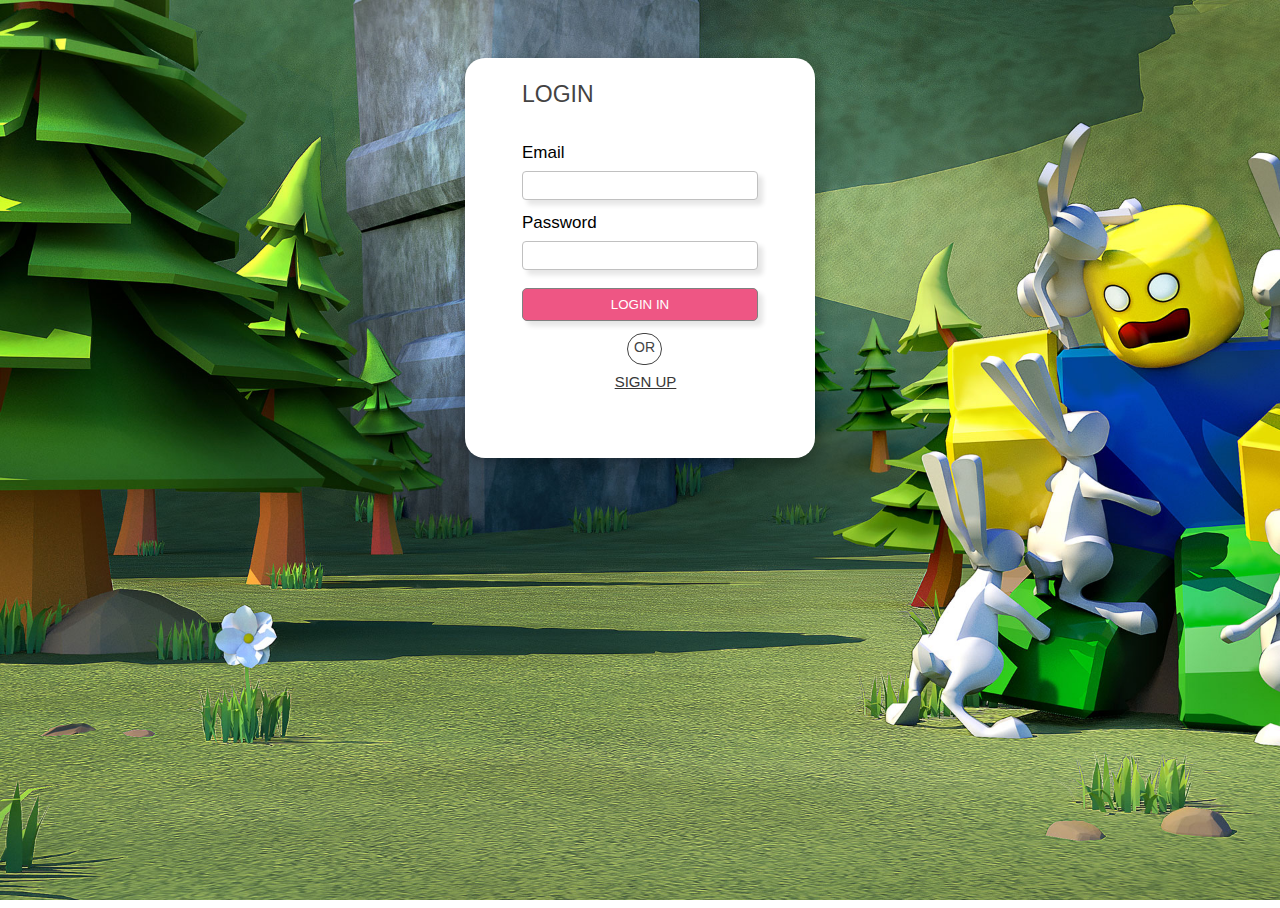
<file: index.html>
<!DOCTYPE html>
<html>
<head>
	<title>Login</title>
	<link rel="stylesheet" href="index.css">
	<link rel="shortcut icon" href="index_pngs/icon.png">
</head>
<body>
	<div class="fullscreen">
		<div class="login_box">
			<p class="login_text">LOGIN</p>

			<div class="input_div">
				<p>Email</p>
				<input class="input_box" id="user">
			</div>

			<div class="input_div">
				<p>Password</p>
				<input type="password" class="input_box" id="pasw">
			</div>


			<button class="login_button" id="login_submit">
				LOGIN IN
			</button>

			<div class="or_div">
				<p class="or_text">OR</p>	
			</div>
			
			<div class="sign_up_div">
				<a class="sign_up_text" id="link">SIGN UP</a>
			</div>

			<div class="pop_up" id="pop_up">

			</div>
		</div>
	</div>

	<script src="index.js"></script>
</body>
</html>
</file>
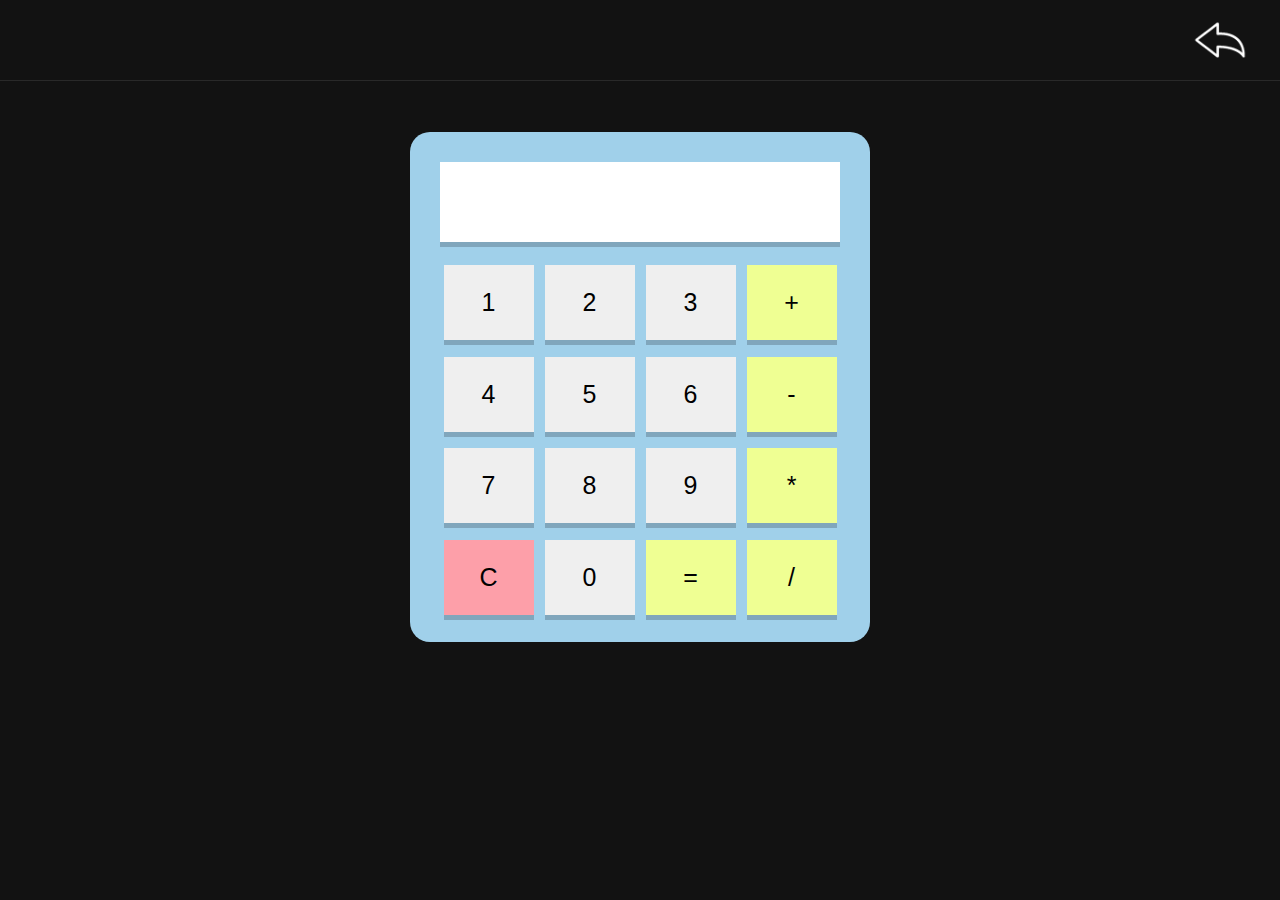
<file: main_page/calculator.html>
<!DOCTYPE html>
<html>
<head>
	<title>Rock Paper Scissors</title>
	<link rel="stylesheet" type="text/css" href="css/calculator.css">
	<link rel="shortcut icon" href="main_pngs/icon.png">
</head>
<body>
	<div class="up_bar">
		<div>
		</div>

		<div>
		</div>

		<div class="return_button">
			<img src="game_pngs/return.png" class="return_button_image" id="return">
		</div>				
	</div>

	<div class="fullscreen">
		<div class="cal_box">
			<div class="screen_box">
				<p class="answer_text" id="answer"></p>
			</div>

			<div class="buttons_box">
				<div class="line_one">
					<button class="input_button" id="one">1</button>
					<button class="input_button" id="two">2</button>
					<button class="input_button" id="three">3</button>
					<button class="input_button" id="plus">+</button>
				</div>
					
				<div class="line_two">
					<button class="input_button" id="four">4</button>
					<button class="input_button" id="five">5</button>
					<button class="input_button" id="six">6</button>
					<button class="input_button" id="minus">-</button>
				</div>

				<div class="line_three">
					<button class="input_button" id="seven">7</button>
					<button class="input_button" id="eight">8</button>
					<button class="input_button" id="nine">9</button>
					<button class="input_button" id="multiple">*</button>
				</div>
					
				<div class="line_four">
					<button class="input_button" id="clear">C</button>
					<button class="input_button" id="zero">0</button>
					<button class="input_button" id="equals">=</button>
					<button class="input_button" id="divide">/</button>
				</div>

			</div>
		</div>
	</div>
	
	<script src="js/calculator.js"></script>
</body>
</html>
</file>
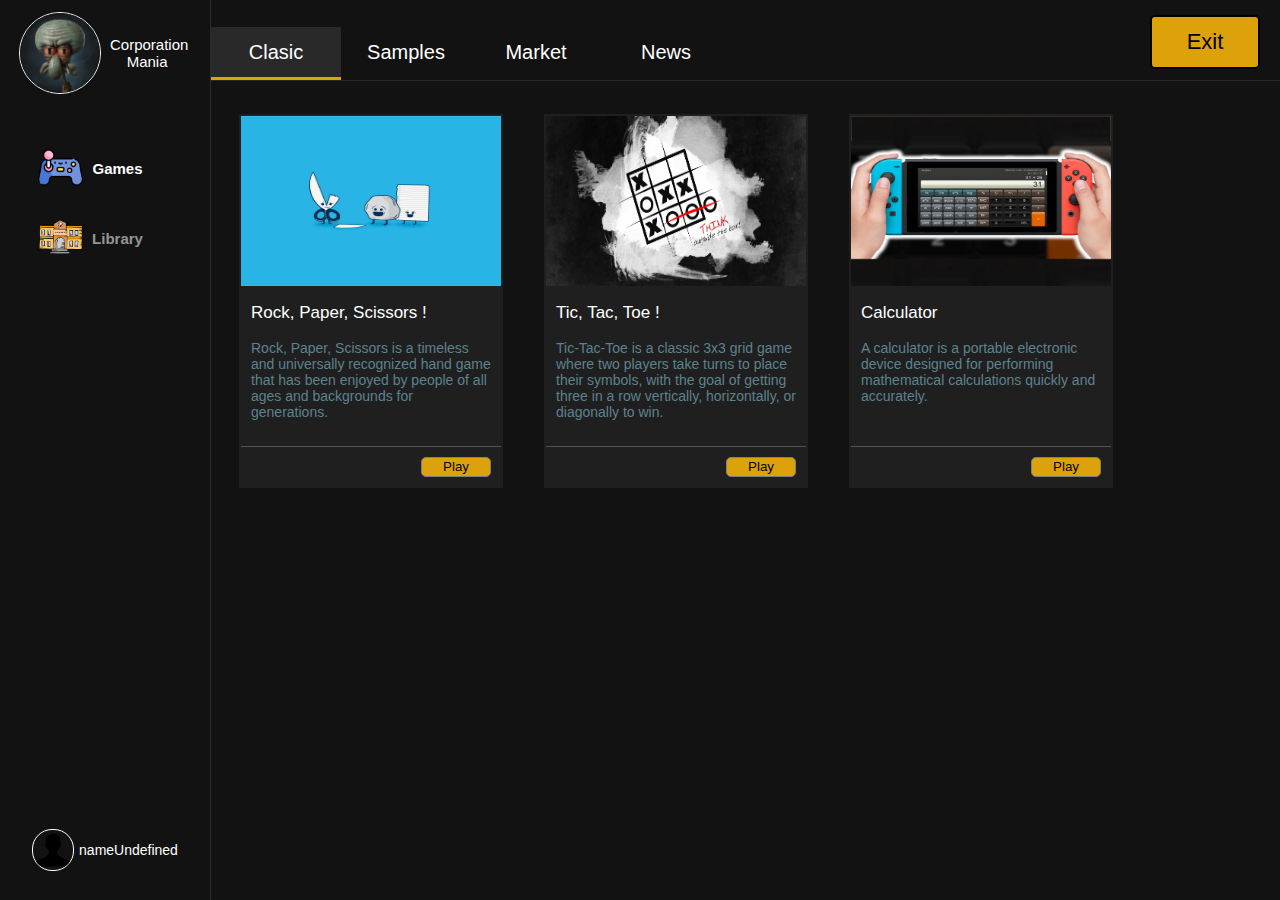
<file: main_page/main_clasic.html>
<!DOCTYPE html>
<html>
<head>
	<title>Main Page</title>
	<link rel="stylesheet" href="css/main.css">
	<link rel="shortcut icon" href="main_pngs/icon.png">
</head>
<body>
	<div class="fullscreen">

		<div class="side_bar">
			<div class="icon_div">
				<img src="main_pngs/squidward.webp" class="squidward_img">
				<a href="https://github.com/WeMania" class="main_text">Corporation &nbsp;&nbsp;&nbsp;&nbsp;Mania</a>
			</div>

			<div class="pages_div">
				<div class="games">
					<img src="main_pngs/game_icon.png" class="game_img">
					<h2 class="games_text">Games</h2>
				</div>
				
				<div class="library">
					<img src="main_pngs/library.png" class="game_img">
					<h2 class="library_text">Library</h2>
					<div class="library_hover_text">Coming Soon</div>
				</div>
			</div>

			<div class="account_div">
				<div class="account_box">
					<img src="main_pngs/account.png" class="account_icon">
					<p class="account_name" id="account_name">			 	
					</p>
				</div>
			</div>
		</div>

		<div class="up_bar">
			<div class="up_bar_button_div">
				<div class="up_bar_button" id="classic_button">
					<p class="clasic_text">Clasic</p>
				</div>
				<div class="up_bar_button" id="sample_button">
					<p class="samples_text">Samples</p>
				</div>
				<div class="up_bar_button" id="market_button">
					<p class="marketplace_text">Market</p>
				</div>
				<div class="up_bar_button" id="news_button">
					<p class="news_text">News</p>
				</div>	
			</div>
			

			<div>
				
			</div>
			
			<div class="exit" id="exit">
				<p>Exit</p>
			</div>
		</div>

	<div class="content">
		<div class="tab">
			<div class="tab_image_div">
				<img src="main_pngs/rps.jpg" class="tab_image">
			</div>
			<div class="tab_text_div">
				<div class="tab_text">
					<p style="font-size: 17px; 
					color: white;
					">Rock, Paper, Scissors !</p>
					<p>Rock, Paper, Scissors is a timeless and universally recognized hand game that has been enjoyed by people of all ages and backgrounds for generations.</p>
				</div>
				<div class="tab_subtitles">
					<button class="play_button" id="rps_play">Play</button>
				</div>
			</div>
		</div>

		<div class="tab">
			<div class="tab_image_div">
				<img src="main_pngs/ttt.jpg" class="tab_image">
			</div>
			<div class="tab_text_div">
				<div class="tab_text">
					<p style="font-size: 17px; 
					color: white;
					">Tic, Tac, Toe !</p>
					<p>Tic-Tac-Toe is a classic 3x3 grid game where two players take turns to place their symbols, with the goal of getting three in a row vertically, horizontally, or diagonally to win.</p>
				</div>
				<div class="tab_subtitles">
					<button class="play_button" id="ttt_play">Play</button>
				</div>
			</div>
		</div>

		<div class="tab">
			<div class="tab_image_div">
				<img src="main_pngs/calculator.jpg" class="tab_image">
			</div>
			<div class="tab_text_div">
				<div class="tab_text">
					<p style="font-size: 17px; 
					color: white;
					">Calculator</p>
					<p>A calculator is a portable electronic device designed for performing mathematical calculations quickly and accurately.</p>
				</div>
				<div class="tab_subtitles">
					<button class="play_button" id="calc_play">Play</button>
				</div>
			</div>
		</div>

		<div>
			<div>
				
			</div>
			<div>
				
			</div>
		</div>

	</div>
		<!-- <a href="/Rock_Paper_Scissors/Rock_Paper_Scissors_git.html">
			<button class="Rock_Paper_Scissors">
				Rock-Paper-Scissors
			</button>
		</a>

		<a  href="/Tic_Tac_Toe/Tic_Tac_Toe_git.html" >
			<button class="Tic_Tac_Toe">
				Tic-Tac-Toe
			</button> -->
		</a>

		<script src="js/main.js"></script>
	</div>
</body>
</html>
</file>
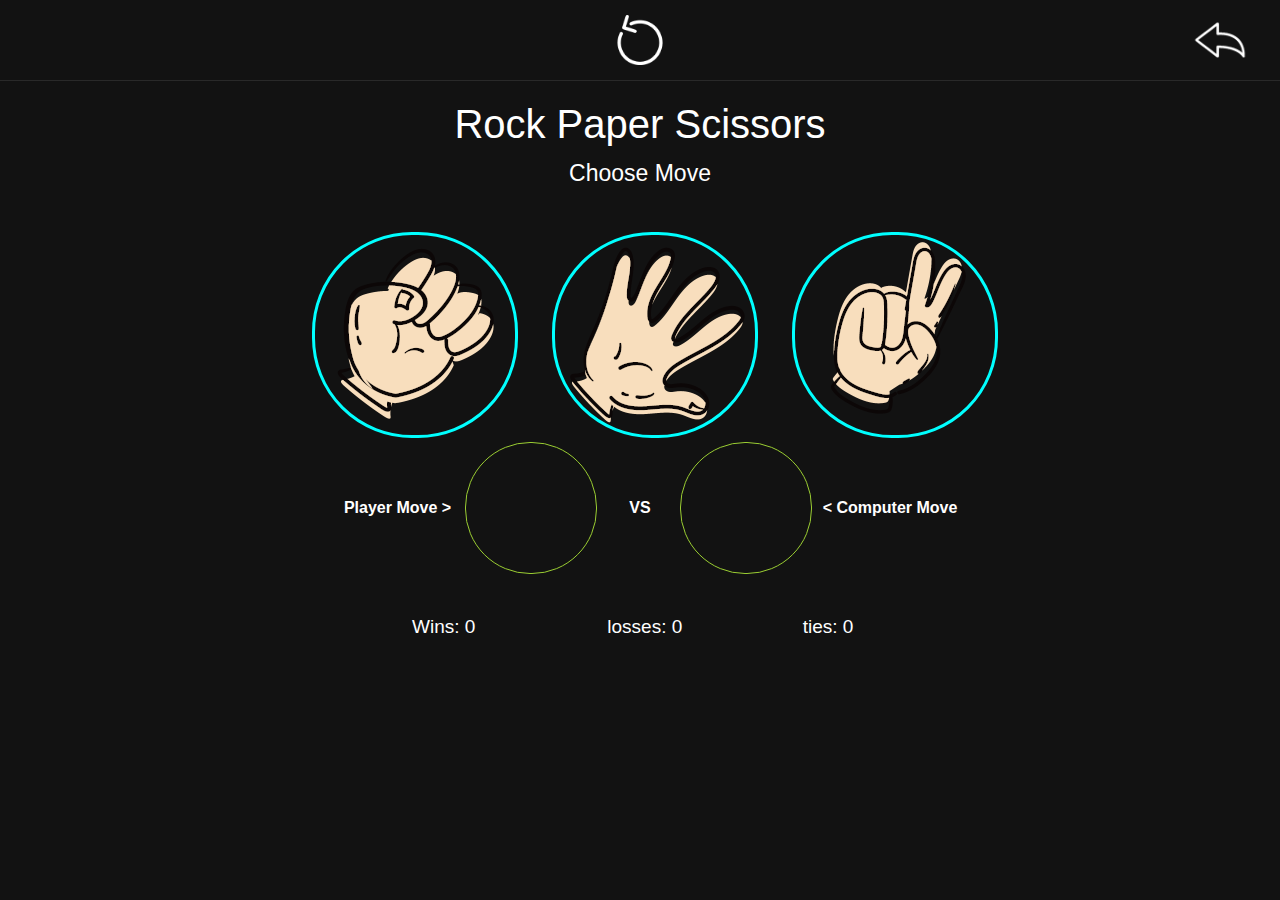
<file: main_page/rock_paper_scissors.html>
<!DOCTYPE html>
<html>
<head>
	<title>Rock Paper Scissors</title>
	<link rel="stylesheet" type="text/css" href="css/rock_paper_scissors.css">
	<link rel="shortcut icon" href="main_pngs/icon.png">
</head>
<body>
	<div class="up_bar">
		<div>
		</div>

		<div class="reset_button">
			<img src="game_pngs/reset.png" class="reset_button_image" id="reset">
		</div>

		<div class="return_button">
			<img src="game_pngs/return.png" class="return_button_image" id="return">
		</div>				
	</div>

	<div class="fullscreen">
		<div class="game_box">
			<div class="game_text">
				<p class="rps_text">Rock Paper Scissors</p>
				<p class="choose_move_text">Choose Move</p>
			</div>

			<div class="images">
				<img src="game_pngs/rock.png" class="rps_images" id="rock">	
				<img src="game_pngs/paper.png" class="rps_images" id="paper">
				<img src="game_pngs/scissors.png" class="rps_images" id="scissors">
			</div>

			<div class="made_moves">
				<p class="player_move_text">Player Move > </p>

				<div class="player_move" id="player_move"></div>

				<p class="vs">VS</p>

				<div class="computer_move" id="computer_move"></div>

				<p class="computer_move_text">< Computer Move</p>
			</div>

			<div class="stats">
				<div class="wins">
					<p id="wins">Wins: 0</p>
				</div>

				<div class="losses">
					<p id="losses">losses: 0</p>
				</div>

				<div class="ties">
					<p id="ties">ties: 0</p>
				</div>
			</div>
		</div>
	</div>
	
	<script src="js/rock_paper_scissors.js"></script>
</body>
</html>
</file>
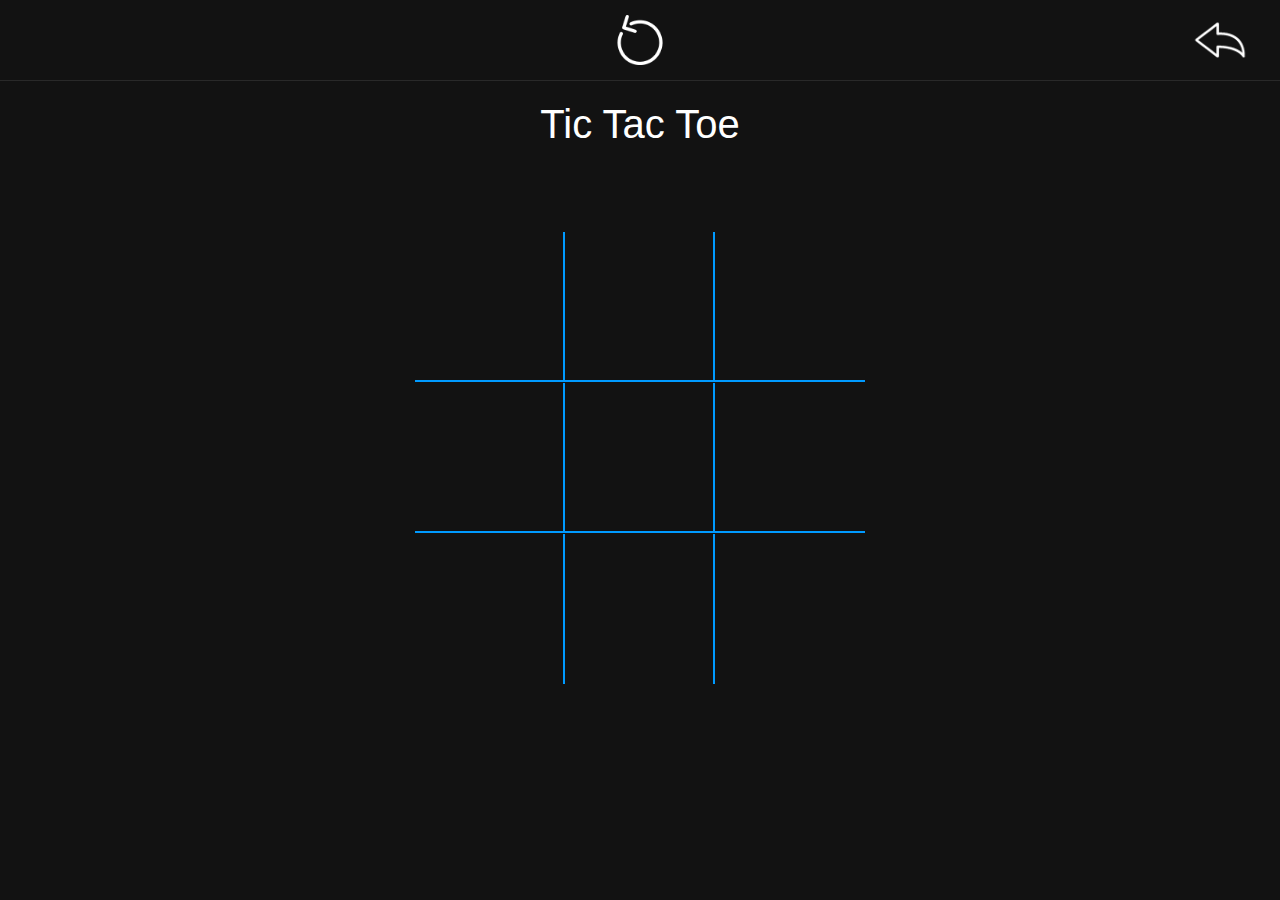
<file: main_page/tic_tac_toe.html>
<!DOCTYPE html>
<html>
<head>
	<title>Tic Tac Toe</title>
	<link rel="stylesheet" type="text/css" href="css/tic_tac_toe.css">
	<link rel="shortcut icon" href="main_pngs/icon.png">
</head>
<body>
	<div class="up_bar">
		<div>
		</div>

		<div class="reset_button">
			<img src="game_pngs/reset.png" class="reset_button_image" id="reset">
		</div>

		<div class="return_button">
			<img src="game_pngs/return.png" class="return_button_image" id="return">
		</div>				
	</div>

	<div class="fullscreen">
		<div class="game_box">
			<div class="game_text">
				<p class="ttt_text">Tic Tac Toe</p>
				<p class="winner_text"></p>
			</div>

			<div class="main_box">
				<div class="first_line">
					<button class="button1" id="button1"></button>
					<button class="button2" id="button2"></button>
					<button class="button3" id="button3"></button>
				</div>

				<div class="second_line">
					<button class="button4" id="button4"></button>
					<button class="button5" id="button5"></button>
					<button class="button6" id="button6"></button>
				</div>

				<div class="third_line">
					<button class="button7" id="button7"></button>
					<button class="button8" id="button8"></button>
					<button class="button9" id="button9"></button>
			</div>
		</div>
		</div>
	</div>
	
	<script src="js/tic_tac_toe.js"></script>
</body>
</html>
</file>
<file: index.css>
p {
	margin-top: 0px;
	margin-bottom: 8px;
	font-size: 17px;
	font-family: Arial;
}

body, html {
  height: 100%;
}

body {
  background-image: url('index_pngs/background.jpg');
  height: 100%;
	background-position: center;
  background-repeat: no-repeat;
  background-size: cover;
  overflow: hidden;
}

.fullscreen {
	display: flex;
	justify-content: center;
}

.background {
	position: absolute;
	z-index: -1;
}


.login_box {
	margin-top: 50px;
	width: 350px;
	height: 400px;
	display: grid;
	background-color: white;
	justify-content: center;
	grid-template-rows: 85px 70px 70px 45px 20px;
	border-radius: 20px;
	box-shadow: rgba(0, 0, 0, 0.35) 0px 5px 15px;

}

.input_div {
	height: 100px;
}

input {
	width: 225px;
	height: 25px;
	border-radius: 4px;
	border-style: none;
	border-style: solid;
	border-color: #c0c0c0;
	border-width: 1px;
	box-shadow: rgba(0, 0, 0, 0.1) 5px 5px 5px;
}

input:focus {
	outline: none;
}

.input_box {
	padding-left: 7px;
}

.login_text {
	margin-top: 23px;
	font-size: 23px;
	color: #434343;
}

.login_button {
	font-family: Arial;
	margin-top: 5px;
	width: 236px;
	height: 33px;
	border-radius: 5px;
	border-style: solid;
	border-color: gray;
	border-width: 0.5px;
	background-color: #ee5684;
	box-shadow: rgba(0, 0, 0, 0.1) 5px 5px 5px;
	color: white;
	transition: opacity 0.15s;
}

.login_button:hover {
	cursor: pointer;
	opacity: 90%;
}

.or_div {
	margin-left: 105px;
	margin-top: 5px;
	display: grid;
	justify-content: center;
	width: 33px;
	height: 30px;
	border-style: solid;
	border-width: 1px;
	border-radius: 16px;
	border-color: #434343;
}

.or_text {
	padding-top: 5px;
	height: 30px;
	font-size: 14px;
	color: #434343;
}

.sign_up_div {
	height: 15px;
	display: grid;
	justify-content: center;
	font-family: Arial;
	font-size: 15px;
	padding-left: 11px;
	padding-top: 5px;
}

.sign_up_text {
	margin-top: 20px;
	color: #383737;
	text-decoration: underline;
}

.sign_up_text:hover {
	cursor: pointer;
}

.pop_up {
	color: red;
	display: grid;
	justify-content: center;
	font-family: Arial;
	padding-left: 11px;
	font-size: 16px;
}
</file>
<file: main_page/css/calculator.css>
body {
	background-color: #121212;
}

p {
	margin: 0px;
	font-family: Arial;
	color: white;
}

.up_bar {
	position: fixed;
	top: 0px;
	right: 0px;
	left: 0px;
	height: 80px;
	background-color: #121212;
	border-style: none;
	border-bottom: 1px solid #292929;
	display: grid;
	align-items: center;
	grid-template-columns: 5fr 1fr 5fr;
}

.fullscreen {
	display: grid;
	margin-top: 82px;
	justify-content: center;
}

.return_button {
	display: grid;
	justify-content: end;
	padding-right: 30px;
}

.return_button_image {
	width: 60px;
}

.return_button_image:hover {
	cursor: pointer;
}

/*calculator*/
.cal_box {
	width: 400px;
	height: 450px;
	background-color: #a0d0ea;
	padding: 30px;
	margin-top: 50px;
	border-radius: 20px;
}

.screen_box {
	display: grid;
	justify-content: end;
	width: 380px;
	height: 60px;
	padding: 10px;
	background-color: white;
	border-bottom: 5px solid #80a6bc;
}

.answer_text {
	margin: 0;
	color: black;
	font-size: 50px;
}

.buttons_box {
	margin-top: 10px;
	width: 400px;
	height: 370px;
}

.input_button {
	margin: 3.5px;
	margin-top: 8px;
	width: 90px;
	height: 80px;
	border: none;
	border-bottom: 5px solid #80a6bc;
	font-family: Arial;
	font-size: 25px;
	transition: background-color 0.2s;
}

.input_button:hover {
	background-color: lightslategray;
}

.input_button:active {
	font-size: 27px;
}

#plus,
#minus,
#multiple,
#divide,
#equals {
	background-color: #efff93;
}

#clear {
	background-color: #fd9fa9;
}

#plus:hover,
#minus:hover,
#multiple:hover,
#divide:hover,
#equals:hover {
	background-color: #e0ff2b;
}

#clear:hover {
	background-color: #fb5b6c;
}
</file>
<file: main_page/css/main.css>
p {
	font-family: Arial;
}

body {
	background-color: #121212;
}

.fullscreen {
	display: flex;
}

.side_bar {
	display: grid;
	position: fixed;
	top: 0px;
	left: 0px;
	bottom: 0px;
	background-color: #121212;
	width: 210px;
	border-style: none;
	border-right: 1px solid #292929;
	grid-template-rows: 105px 1fr 100px;
}

/* main_icon */
.icon_div {
	display: grid;
	grid-template-columns: 110px 100px;
	place-items: center;
}

.squidward_img {
	width: 80px;
	border-radius: 50px;
	border-style: solid;
	border-width: 1px;
	border-color: white;
	margin-left: 10px;
}

.main_text {
	font-family: Arial;
	font-size: 15px;
	color: white;
	margin-right: 20px;
	text-decoration: none;
}


/*pages*/
.pages_div {
	color: white;
	grid-template-rows: 50px 50px 1fr;
}

.library,
.games {
	display: grid;
	margin-top: 25px;
	grid-template-columns: 110px 100px;
	place-items: center;	
	-webkit-user-select: none; /* Safari */
    -ms-user-select: none; /* IE 10 and IE 11 */
    user-select: none; /* Standard syntax */
}

.games {
	margin-top: 40px;
}

.library:hover,
.games:hover {
	cursor: pointer;
}

.library_hover_text {
	padding: 4px;
    position: relative;
    left: 75px;
    background: #bebebe;
    border-radius: 5px;
    width: 90px;
    height: 14px;
    color: black;
    display: none;
}


.library:hover .library_hover_text {
	display: block;
}

.game_img {
	width: 45px;
	margin-left: 10px;
}

.library_text,
.games_text {
	margin-top: 15px;
	font-family: Arial;
	font-size: 15px;
	color: #959595;
	margin-right: 85px;
}

.games_text {
	color: #ffffff;
}


/* account_info */
.account_div {
	color: white;
}

.up_bar {
	position: fixed;
	top: 0px;
	right: 0px;
	left: 211px;
	height: 80px;
	background-color: #121212;
	border-style: none;
	border-bottom: 1px solid #292929;
	display: grid;
	grid-template-columns: 1fr 1fr 130px;
}

.up_bar_button_div {
	display: grid;
	grid-template-columns: 130px 130px 130px 130px;
}

#classic_button {
	background-color: #292929;
	border-bottom: 3px solid #dea309;
}

.exit {
	margin-top: 15px;
	margin-right: 20px;
	display: grid;
	font-family: Arial;
	justify-content: center;
	align-content: center;
	font-size: 22px;
	background-color: #dda209;
	height: 50px;
	border-radius: 5px;
	border: 2px solid black;
	-webkit-user-select: none; /* Safari */
    -ms-user-select: none; /* IE 10 and IE 11 */
    user-select: none; /* Standard syntax */
}

.exit:hover {
	cursor: pointer;
}

.up_bar_button {
	margin-top: 27px;
	display: grid;
	justify-content: center;
	height: 50px;
	width: 130px;
	background-color: #121212;
	align-content: center;
	border-bottom: none;
}

.up_bar_button:hover {
	cursor: pointer;
}

/*.clasic_games {
	background-color: #292929;
	border-bottom: 3px solid #dea309;
}*/

.samples_text,
.marketplace_text,
.news_text,
.clasic_text {
	font-family: Arial;
	font-size: 20px;
	color: white;
	-webkit-user-select: none; /* Safari */
    -ms-user-select: none; /* IE 10 and IE 11 */
    user-select: none; /* Standard syntax */
}
	
.content {
	display: grid;
	width: 100%;
	height: 100%;
	margin-top: 81px;
	margin-left: 211px;
	grid-template-columns: 270px 270px 270px;
	column-gap: 35px;
	padding-top: 25px;
	padding-left: 20px;
}

.tab {
	height: 370px;
	width: 260px;
	background-color: #1f1f1f;
	display: grid;
	grid-template-rows: 170px 200px;
	padding: 2px;
}

.tab_image_div {
	background-color: blue;
}

.tab_image {
	width: 100%;
	height: 100%;
}

.tab_text_div {
	font-family: Arial;
	display: grid;
	background-color: #1f1f1f;
	grid-template-rows: 160px 40px;
	font-size: 14px;
	color: #5e828e;
}

.tab_text {
	padding-left: 10px;
	padding-right: 10px;
}

.tab_subtitles {
	display: grid;
	border-top: 1px solid #535353;
	column-gap: 90px;
	align-content: center;
	justify-content: end;
	padding-right: 10px;
}

.play_button {
	width: 70px;
	height: 20px;
	display: grid;
	align-content: center;
	background-color: #dda209;
	border: 1px solid gray;
	transition: opacity 0.15s;
	border-radius: 5px;
}

.play_button:hover {
	cursor: pointer;
	opacity: 80%;
}


.account_div {
	display: grid;
	justify-content: center;
}

.account_box {
	display: flex;
	width: 100%;
	grid-template-columns: 1fr 1fr;
	align-items: center;
	color: white;
	font-size: 14px;
	justify-content: space-between;
}

.account_icon {
	width: 40px;
	border: 1px solid white;
	border-radius: 20px;
	margin-right: 5px;
}
</file>
<file: main_page/css/rock_paper_scissors.css>
body {
	background-color: #121212;
}

p {
	margin: 0px;
	font-family: Arial;
	color: white;
}

.up_bar {
	position: fixed;
	top: 0px;
	right: 0px;
	left: 0px;
	height: 80px;
	background-color: #121212;
	border-style: none;
	border-bottom: 1px solid #292929;
	display: grid;
	align-items: center;
	grid-template-columns: 5fr 1fr 5fr;
}

.fullscreen {
	display: grid;
	margin-top: 82px;
	justify-content: center;
}

.game_box {
	width: 900px;
	height: 600px;
	display: grid;
	justify-content: center;
	grid-template-rows: 150px 210px 130px 1fr;
}

.game_text {
	display: grid;
	justify-content: center;
}

.rps_text {
	font-size: 40px;
	padding-top: 20px;
}

.choose_move_text {
	font-size: 23px;
	display: grid;
	justify-content: center;
	height: 60px;
}

.rps_images {
	border: 3px solid cyan;
	border-radius: 100px;
	margin-left: 30px;
}

.rps_images:hover {
	border: 3px solid red;
	cursor: pointer;
}

.made_moves {
	display: grid;
	justify-content: center;
	grid-template-columns: 150px 150px 50px 150px 150px;
	align-items: center;
}

.player_move,
.computer_move {
	width: 130px;
	height: 130px;
	border: 1px solid yellowgreen;
	border-radius: 65px;
	display: grid;
	align-items: center;
	justify-content: center;
}

.computer_move {
	margin-left: 15px;
}

.player_move_text,
.computer_move_text,
.vs {
	font-size: 16px;
	font-weight: bold;
	display: grid;
	justify-content: center;
}

.player_move_text {
	padding-left: 15px;
}

.stats {
	display: grid;
	justify-content: center;
	align-items: center;
	grid-template-columns: 1fr 1fr 1fr;
	margin-left: 130px;
	font-size: 19px;
	color: red;
}

.reset_button {
	display: grid;
	justify-content: center;
}

.return_button {
	display: grid;
	justify-content: end;
	padding-right: 30px;
}

.reset_button_image {
	width: 50px;
}

.return_button_image {
	width: 60px;
}

.return_button_image:hover,
.reset_button_image:hover {
	cursor: pointer;
}
</file>
<file: main_page/css/tic_tac_toe.css>
body {
	background-color: #121212;
}

p {
	margin: 0px;
	font-family: Arial;
	color: white;
}

button {
	width: 150px;
	height: 150px;
	border-style: solid;
	border-width: 2px;
	border-color: #009aff;
	font-size: 60px;
	color: white;
	background-color: #121212;
	border-top: none;
	border-left: none;
	transition: 0.15s;
}

button:hover {
	background-color: #374a5e;
}

.up_bar {
	position: fixed;
	top: 0px;
	right: 0px;
	left: 0px;
	height: 80px;
	background-color: #121212;
	border-style: none;
	border-bottom: 1px solid #292929;
	display: grid;
	align-items: center;
	grid-template-columns: 5fr 1fr 5fr;
}

.fullscreen {
	display: grid;
	margin-top: 82px;
	justify-content: center;
}

.game_box {
	width: 900px;
	height: 600px;
	display: grid;
	justify-content: center;
	grid-template-rows: 150px 210px 130px 1fr;
}

.game_text {
	display: grid;
	justify-content: center;
}

.reset_button {
	display: grid;
	justify-content: center;
}

.return_button {
	display: grid;
	justify-content: end;
	padding-right: 30px;
}

.reset_button_image {
	width: 50px;
}

.return_button_image {
	width: 60px;
}

.return_button_image:hover,
.reset_button_image:hover {
	cursor: pointer;
}

.ttt_text {
	font-size: 40px;
	padding-top: 20px;
}

.winner_text {
	font-size: 20px;
	display: grid;
	justify-content: center;
	height: 60px;
}

.main_box {
	display: grid;
	width: 600px;
	height: 600px;
	justify-content: center;
	grid-template-columns: 150px 150px 150px;
	border-radius: 0px;
	margin-top: 0px;
}

.button3,
.button6,
.button9 {
	border-bottom: none;
}

.button7,
.button8,
.button9 {
	border-right: none;
}
</file>
